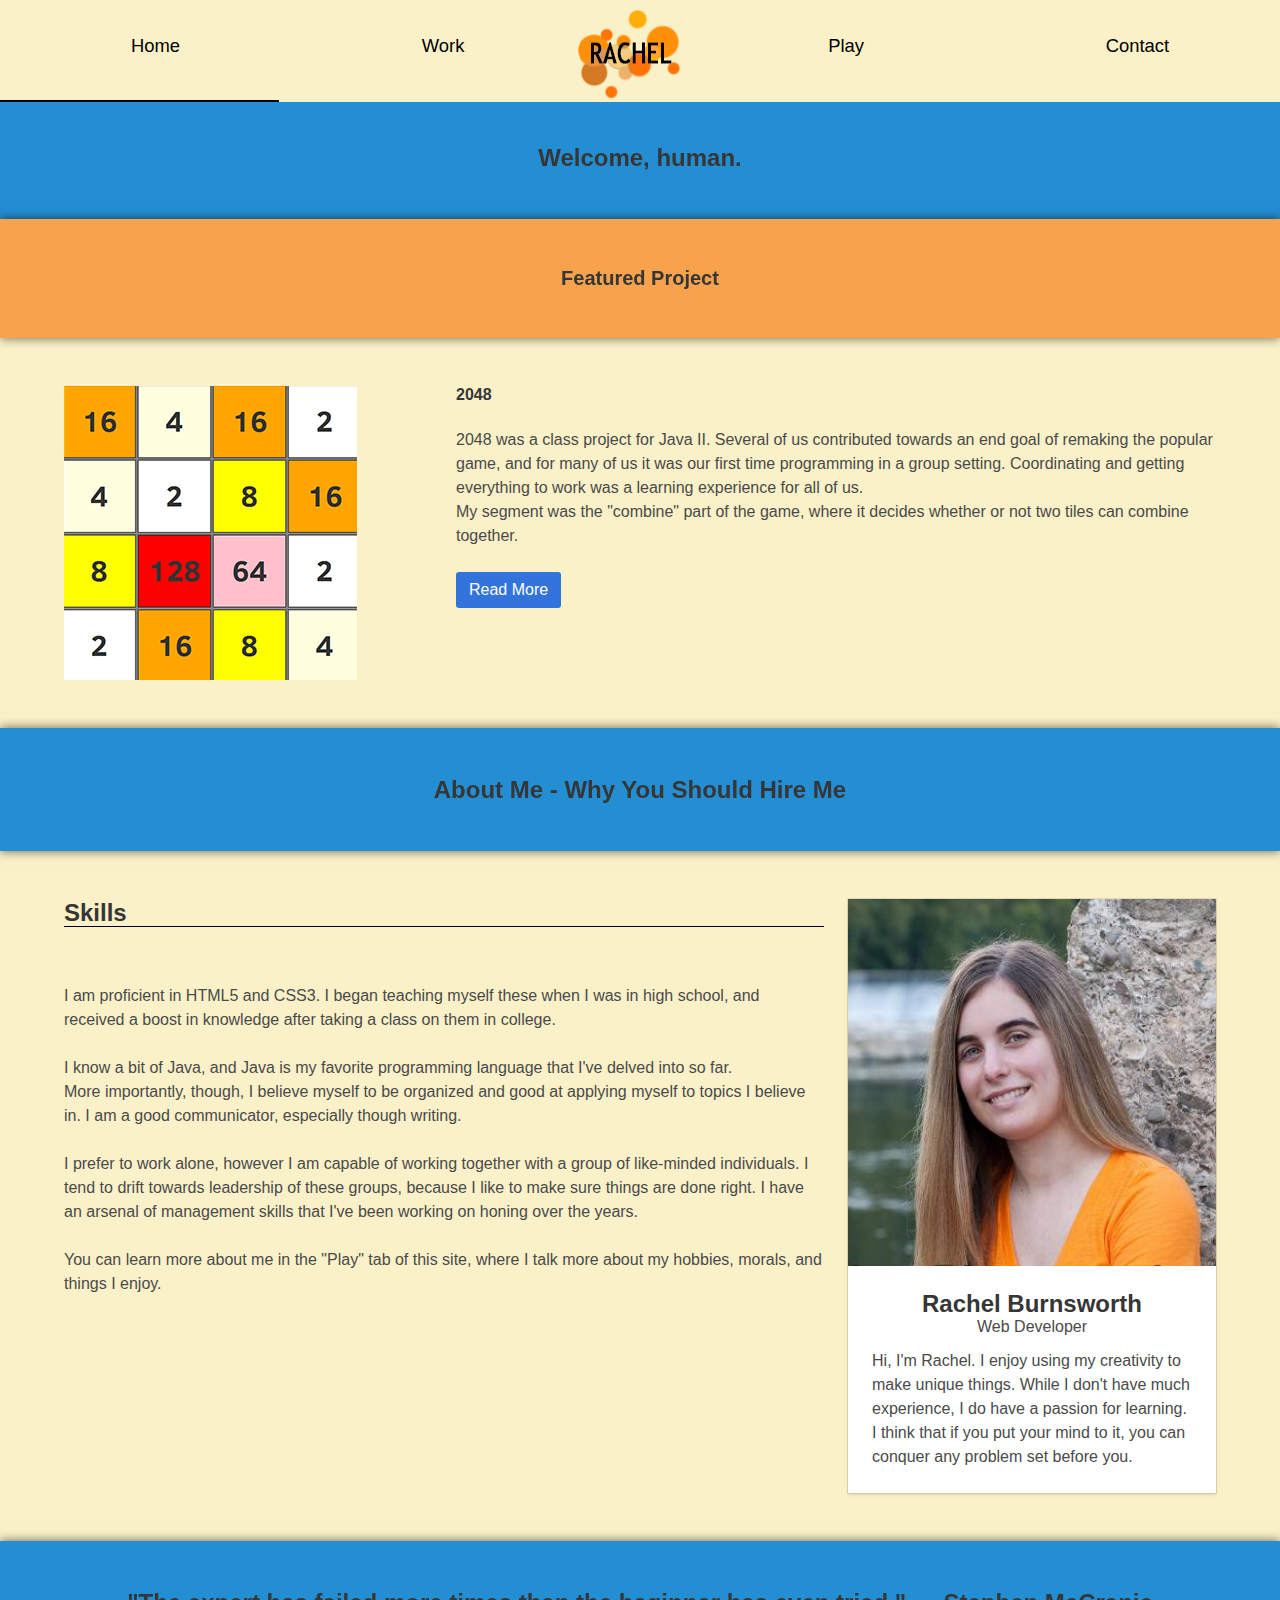
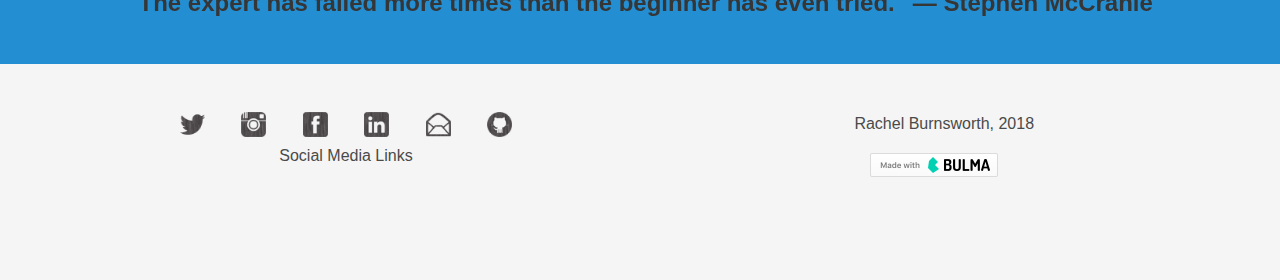
<file: index.html>
<!doctype html>
<html lang="en">
<head>
<meta charset="UTF-8">
<meta name="viewport" content="width=device-width, initial-scale=1">
<link rel="stylesheet" href="bulma.css">
<link rel="shortcut icon" href="assets/icon.png">
<link rel="stylesheet" href="https://use.fontawesome.com/releases/v5.0.10/css/all.css" integrity="sha384-+d0P83n9kaQMCwj8F4RJB66tzIwOKmrdb46+porD/OvrJ+37WqIM7UoBtwHO6Nlg" crossorigin="anonymous">
<title>Rachel | Home</title>
</head>

<body class="page-layout">
<!-- nav -->
	<section class="section">
		<nav class="level navbar is-fixed-top is-mobile">
		  <p class="level-item has-text-centered">
			<a class="link is-info" href="index.html">
				<span class="icon is-medium">
					<i class="fas fa-home"></i>
				</span>Home</a>
		  </p>
		  <p class="level-item has-text-centered">
			<a class="link is-info" href="work.html">
				<span class="icon is-medium">
					<i class="fas fa-code-branch"></i>
				</span>Work</a>
		  </p>
		  <a href="index.html"><p class="level-item has-text-centered">
			<img src="assets/logo.png">
		  </p></a>
		  <p class="level-item has-text-centered">
			<a class="link is-info" href="play.html">
				<span class="icon is-medium">
					<i class="fas fa-gamepad"></i>
				</span>Play</a>
		  </p>
		  <p class="level-item has-text-centered">
			<a class="link is-info" href="contact.html">
				<span class="icon is-medium">
					<i class="far fa-address-book"></i>
				</span>Contact</a>
		  </p>
		
		</nav>
	</section>
<!-- welcome splash -->
	<section class="section headersplash">
		<div class="container has-text-centered">
			<h3 class="fadeinup title is-4">Welcome, human.</h3>
		</div>
	</section>
<!-- most recent project -->
<section class="section headersplash" style="background-color: #f7a24c">
<div class="container has-text-centered">
<h3 class="fadeinup title is-5">Featured Project</h3>
</div>
</section>
	<section class="section">
		<div class="container">
			<div class="columns">
				<div class="column is-one-third">
				
					<img src="assets/2048.png" class="card-image">
				</div>
				<div class="column highlight-full">
					
						<h3 class="title is-6">2048</h3>
					<p>2048 was a class project for Java II. Several of us contributed towards an end goal of remaking the popular game, and for many of us it was our first time programming in a group setting. Coordinating and getting everything to work was a learning experience for all of us.</p>
					<p>My segment was the "combine" part of the game, where it decides whether or not two tiles can combine together. </p><br>
					<a class="button is-link" href="work.html">Read More</a>
				</div>
			</div>
		</div>
	</section>
<!-- about me splash -->
	<section class="section headersplash">
		<div class="container has-text-centered">
			<h3 class="fadeinup title is-4">About Me - Why You Should Hire Me</h3>
		</div>
	</section>
<!-- info card & skills -->
	<section class="section">
	<div class="container">
		<div class="columns">
			<div class="column highlight-full">
				<h2 style="border-bottom: 1px solid black" class="title is-4">Skills</h2>
				<span class="icon is-medium">
					<i class="fab fa-html5" style="font-size: 50px; color: orange; margin: 0 20px 0 20px;"></i>
				</span>
				<span class="icon is-medium" style="margin: 0 20px 0 20px;">
					<i class="fab fa-css3-alt" style="font-size: 50px; color: blue;"></i>
				</span>	
				<span class="icon is-medium">
					<i class="fab fa-java" style="font-size: 50px; color: crimson;"></i>
				</span>	
				<p>I am proficient in HTML5 and CSS3. I began teaching myself these when I was in high school, and received a boost in knowledge after taking a class on them in college.</p> <br>
				<p>I know a bit of Java, and Java is my favorite programming language that I've delved into so far.</p>
				<p>More importantly, though, I believe myself to be organized and good at applying myself to topics I believe in. I am a good communicator, especially though writing.</p> <br>
				<p>I prefer to work alone, however I am capable of working together with a group of like-minded individuals. I tend to drift towards leadership of these groups, because I like to make sure things are done right. I have an arsenal of management skills that I've been working on honing over the years.</p><br>
				<p>You can learn more about me in the "Play" tab of this site, where I talk more about my hobbies, morals, and things I enjoy.</p>

			</div>
			<div class="column is-one-third">
				<div class="card">
				  <div class="card-image">
				    <figure class="image is-1by1">
				      <img src="assets/photo.png" alt="Photo of Rachel">
				    </figure>
				  </div>
				  <div class="card-content">
				    <div class="media">
				      <div class="media-content">
				        <p class="title is-4 has-text-centered">Rachel Burnsworth</p>
				        <p class="subtitle is-6 has-text-centered">Web Developer</p>
				      </div>
				    </div>

				    <div class="content">
				      <p>Hi, I'm Rachel. I enjoy using my creativity to make unique things. While I don't have much experience, I do have a passion for learning. I think that if you put your mind to it, you can conquer any problem set before you.</p>
				      
				    </div>
				  </div>
				</div>
			</div>
			
		</div>
		</div>
	</section>
<!-- quote splash -->
		<section class="section headersplash">
		<div class="container has-text-centered">
			<h3 class="fadeinup title is-4">"The expert has failed more times than the beginner has even tried." ― Stephen McCranie</h3>
		</div>
	</section>
<!-- footer -->
	<footer class="footer">
		<div class="container">
			<div class="content has-text-centered columns">
				<div class="column is-half">
					<div id="socialicons" style="display: inline;">
						<li class="socialicon"><a href="http://twitter.com/rachilver"><img src="assets/twitter-32.png"></a></li>
						<li class="socialicon"><a href="http://instagram.com/rachilver"><img src="assets/instagram-32.png"></a></li>
						<li class="socialicon"><a href="https://www.facebook.com/profile.php?id=100012812177992"><img src="assets/facebook-3-32.png"></a></li>
						<li class="socialicon"><a href="http://linkedin.com/in/rachelburnsworth"><img src="assets/linkedin-3-32.png"></a></li>
						<li class="socialicon"><a href="mailto:rachel.livelife25@gmail.com"><img src="assets/email-32.png"></a></li>
						<li class="socialicon"><a href="https://github.com/silverex"><img src="assets/github-9-32.png"></a></li>
					</div>
					<p>Social Media Links</p>
				</div>
				<div class="column">
					<p><span class="icon is-small">
					<i class="far fa-copyright"></i>
				</span> Rachel Burnsworth, 2018</p>
					
					<a href="https://bulma.io">
					<img src="assets/made-with-bulma.png" width="128" height="24">
					</a>
					
				</div>
			</div>
		</div>
	</footer>
</body>
</html>
</file>
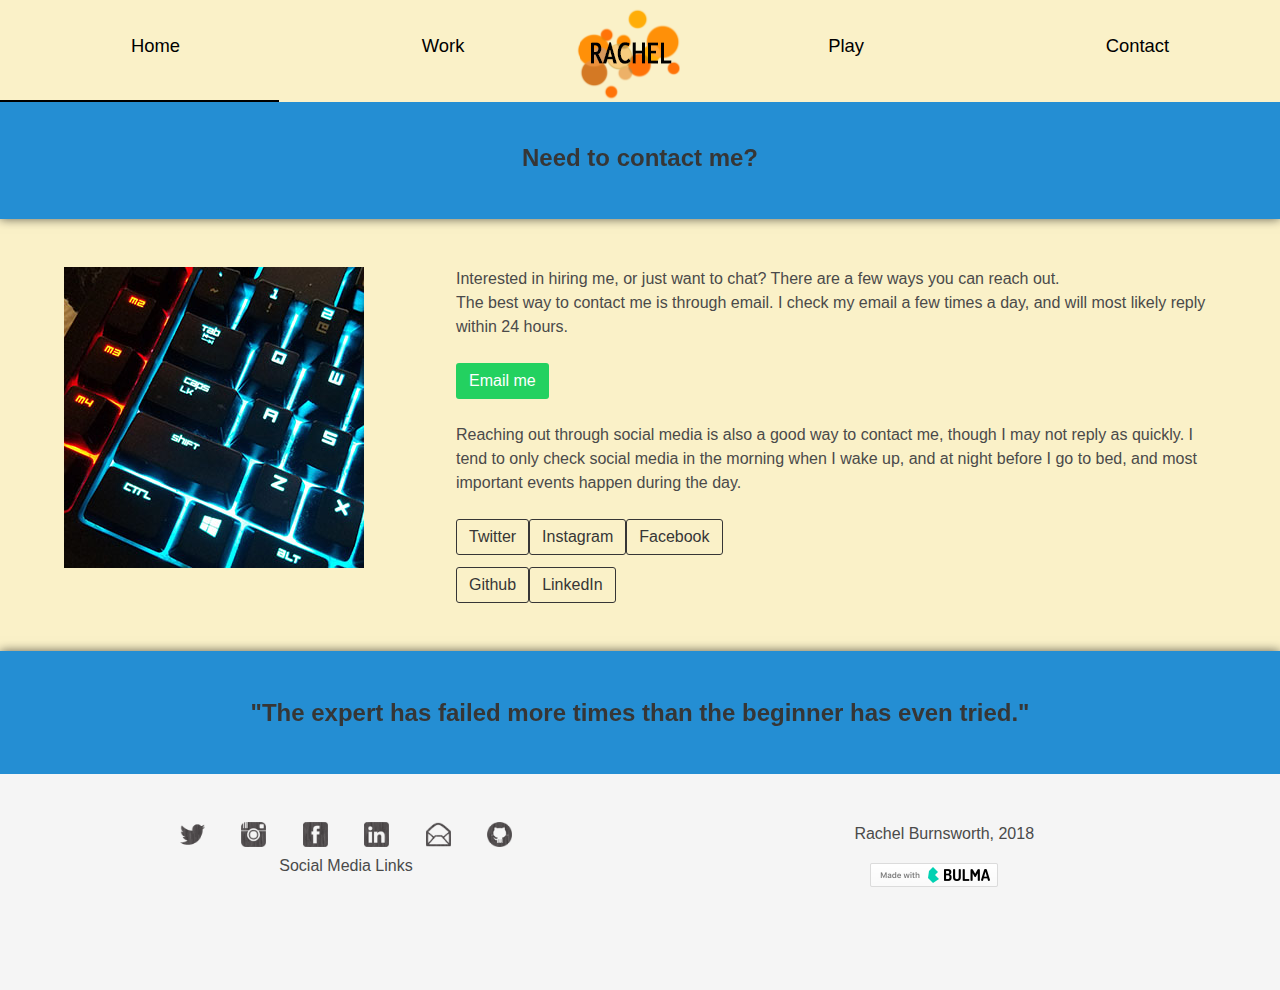
<file: contact.html>
<!doctype html>
<html lang="en">
<head>
<meta charset="UTF-8">
<meta name="viewport" content="width=device-width, initial-scale=1">
<link rel="stylesheet" href="bulma.css">
<link rel="shortcut icon" href="assets/icon.png">
<link rel="stylesheet" href="https://use.fontawesome.com/releases/v5.0.10/css/all.css" integrity="sha384-+d0P83n9kaQMCwj8F4RJB66tzIwOKmrdb46+porD/OvrJ+37WqIM7UoBtwHO6Nlg" crossorigin="anonymous">
<title>Rachel | Contact</title>
</head>

<body class="page-layout">
<!-- nav -->
	<section class="section">
		<nav class="level navbar is-fixed-top is-mobile">
		  <p class="level-item has-text-centered">
			<a class="link is-info" href="index.html">
				<span class="icon is-medium">
					<i class="fas fa-home"></i>
				</span>Home</a>
		  </p>
		  <p class="level-item has-text-centered">
			<a class="link is-info" href="work.html">
				<span class="icon is-medium">
					<i class="fas fa-code-branch"></i>
				</span>Work</a>
		  </p>
		  <a href="index.html"><p class="level-item has-text-centered">
			<img src="assets/logo.png">
		  </p></a>
		  <p class="level-item has-text-centered">
			<a class="link is-info" href="play.html">
				<span class="icon is-medium">
					<i class="fas fa-gamepad"></i>
				</span>Play</a>
		  </p>
		  <p class="level-item has-text-centered">
			<a class="link is-info" href="contact.html">
				<span class="icon is-medium">
					<i class="far fa-address-book"></i>
				</span>Contact</a>
		  </p>
		</nav>
	</section>
<!-- welcome splash -->
	<section class="section headersplash">
		<div class="container has-text-centered">
			<h3 class="fadeinup title is-4">Need to contact me?</h3>
		</div>
	</section>
<!-- most recent project -->
	<section class="section">
		<div class="container">
			<div class="columns">
				<div class="column is-one-third">
					<img src="assets/contact.jpg">
				</div>
				<div class="column highlight-full">
					<p>Interested in hiring me, or just want to chat? There are a few ways you can reach out.</p>
				
					<p>The best way to contact me is through email. I check my email a few times a day, and will most likely reply within 24 hours.</p><br>
					<a class="button is-success" href="mailto:rachel.livelife25@gmail.com">Email me</a><br><br>

					<p>Reaching out through social media is also a good way to contact me, though I may not reply as quickly. I tend to only check social media in the morning when I wake up, and at night before I go to bed, and most important events happen during the day.</p><br>

					<div class="field has-addons">
					
					<a class="button is-dark is-outlined is-addon" href="http://twitter.com/rachilver">Twitter</a>
					<a class="button is-dark is-outlined is-addon" href="http://instagram.com/rachilver">Instagram</a>
					<a class="button is-dark is-outlined is-addon" href="https://www.facebook.com/profile.php?id=100012812177992">Facebook</a>
				

					</div>
					<div class="field has-addons">
					<a class="button is-dark is-outlined is-addon" href="https://github.com/silverex">Github</a>
					<a class="button is-dark is-outlined is-addon" href="http://linkedin.com/in/rachelburnsworth">LinkedIn</a>
					</div>
				
					
				</div>
			</div>
		</div>
	</section>

<!-- quote splash -->
		<section class="section headersplash">
		<div class="container has-text-centered">
			<h3 class="fadeinup title is-4">"The expert has failed more times than the beginner has even tried."</h3>
		</div>
	</section>
<!-- footer -->
	<footer class="footer">
		<div class="container">
			<div class="content has-text-centered columns">
				<div class="column is-half">
					<div id="socialicons" style="display: inline;">
						<li class="socialicon"><a href="http://twitter.com/rachilver"><img src="assets/twitter-32.png"></a></li>
						<li class="socialicon"><a href="http://instagram.com/rachilver"><img src="assets/instagram-32.png"></a></li>
						<li class="socialicon"><a href="https://www.facebook.com/profile.php?id=100012812177992"><img src="assets/facebook-3-32.png"></a></li>
						<li class="socialicon"><a href="http://linkedin.com/in/rachelburnsworth"><img src="assets/linkedin-3-32.png"></a></li>
						<li class="socialicon"><a href="mailto:rachel.livelife25@gmail.com"><img src="assets/email-32.png"></a></li>
						<li class="socialicon"><a href="https://github.com/silverex"><img src="assets/github-9-32.png"></a></li>
					</div>
					<p>Social Media Links</p>
				</div>
				<div class="column">
					<p><span class="icon is-small">
					<i class="far fa-copyright"></i>
				</span> Rachel Burnsworth, 2018</p>
					
					<a href="https://bulma.io">
					<img src="assets/made-with-bulma.png" width="128" height="24">
					</a>
					
				</div>
			</div>
		</div>
	</footer>
</body>
</html>
</file>
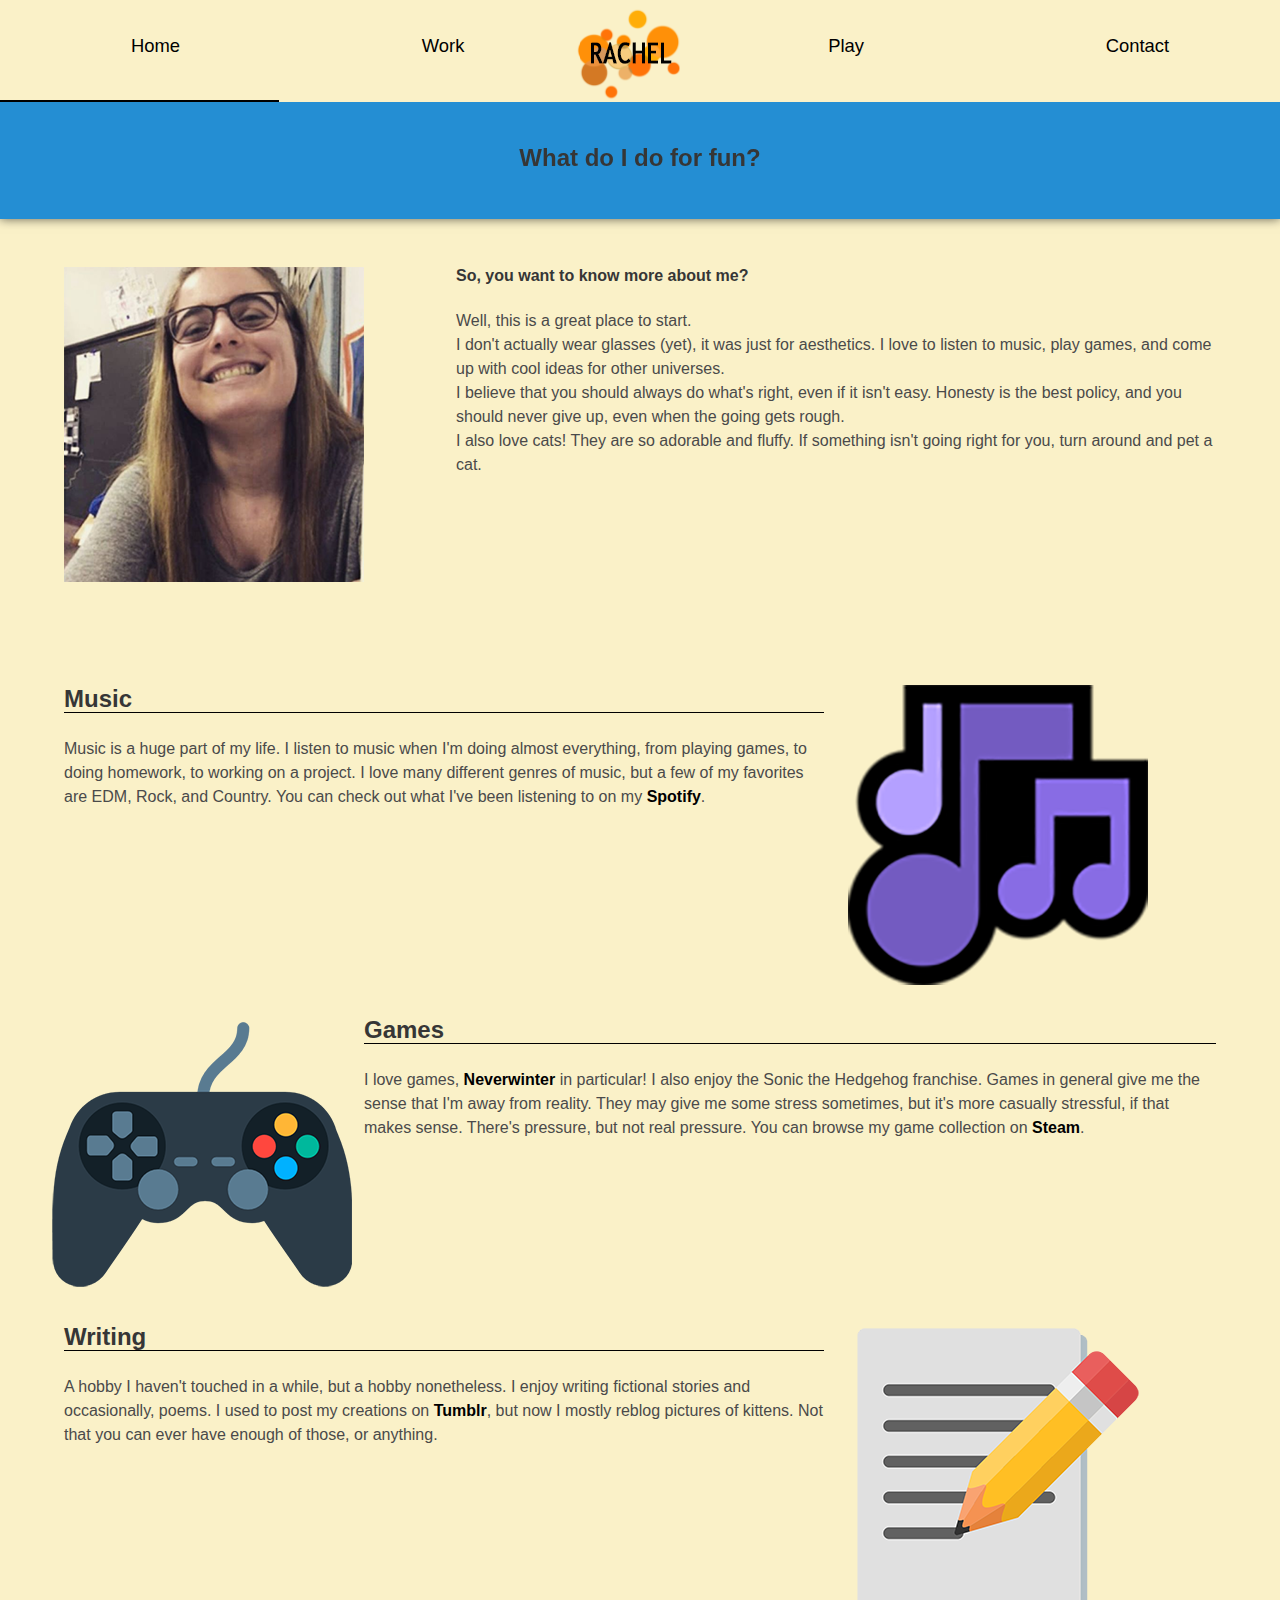
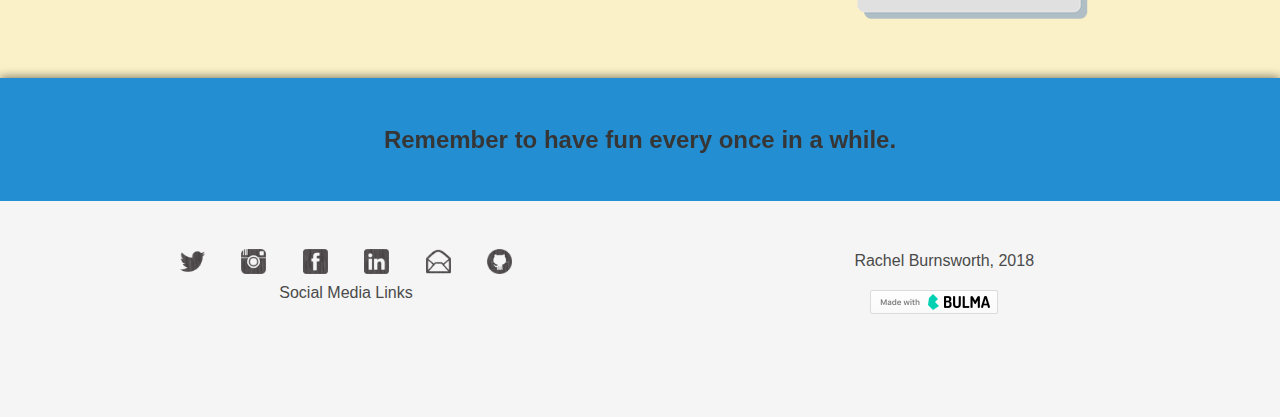
<file: play.html>
<!doctype html>
<html lang="en">
<head>
<meta charset="UTF-8">
<meta name="viewport" content="width=device-width, initial-scale=1">
<link rel="stylesheet" href="bulma.css">
<link rel="shortcut icon" href="assets/icon.png">
<link rel="stylesheet" href="https://use.fontawesome.com/releases/v5.0.10/css/all.css" integrity="sha384-+d0P83n9kaQMCwj8F4RJB66tzIwOKmrdb46+porD/OvrJ+37WqIM7UoBtwHO6Nlg" crossorigin="anonymous">
<title>Rachel | Play</title>
</head>

<body class="page-layout">
<!-- nav -->
	<section class="section">
		<nav class="level navbar is-fixed-top is-mobile">
		  <p class="level-item has-text-centered">
			<a class="link is-info" href="index.html">
				<span class="icon is-medium">
					<i class="fas fa-home"></i>
				</span>Home</a>
		  </p>
		  <p class="level-item has-text-centered">
			<a class="link is-info" href="work.html">
				<span class="icon is-medium">
					<i class="fas fa-code-branch"></i>
				</span>Work</a>
		  </p>
		  <a href="index.html"><p class="level-item has-text-centered">
			<img src="assets/logo.png">
		  </p></a>
		  <p class="level-item has-text-centered">
			<a class="link is-info" href="play.html">
				<span class="icon is-medium">
					<i class="fas fa-gamepad"></i>
				</span>Play</a>
		  </p>
		  <p class="level-item has-text-centered">
			<a class="link is-info" href="contact.html">
				<span class="icon is-medium">
					<i class="far fa-address-book"></i>
				</span>Contact</a>
		  </p>
		</nav>
	</section>
<!-- welcome splash -->
	<section class="section headersplash">
		<div class="container has-text-centered">
			<h3 class="fadeinup title is-4">What do I do for fun?</h3>
		</div>
	</section>
<!-- sections -->
	<section class="section">
		<div class="container">
			<div class="columns">
				<div class="column is-one-third">
					<img src="assets/aboutmepic.png">
				</div>
				<div class="column highlight-full">
					<h3 class="title is-6">So, you want to know more about me?</h3>
					<p>Well, this is a great place to start.</p>
					<p>I don't actually wear glasses (yet), it was just for aesthetics. I love to listen to music, play games, and come up with cool ideas for other universes.</p>
					<p>I believe that you should always do what's right, even if it isn't easy.  Honesty is the best policy, and you should never give up, even when the going gets rough.</p>
					<p>I also love cats! They are so adorable and fluffy. If something isn't going right for you, turn around and pet a cat.</p>
				</div>
			</div>
		</div>
	</section>
<!-- info card & skills -->
	<section class="section">
	<div class="container">
		<div class="columns">
			<div class="column highlight-full">
				<h2 style="border-bottom: 1px solid black" class="title is-4">Music</h2>
				<p>Music is a huge part of my life. I listen to music when I'm doing almost everything, from playing games, to doing homework, to working on a project.
				I love many different genres of music, but a few of my favorites are EDM, Rock, and Country.
				You can check out what I've been listening to on my <a href="https://open.spotify.com/user/silver.ink"><span style="font-weight: bold">Spotify</span></a>.</p>
			</div>
			<div class="column is-one-third">
			  <div class="card-image">
				  <img src="assets/musicnote.png" class="playimages">
				  </div>
			</div>

		</div>
		<div class="columns">
<!-- games -->
			<div class="card-image">
				
				  <img src="assets/games.png" class="playimages">

			  </div>
			
	    
				
			
			<div class="column highlight-full">
				<h2 style="border-bottom: 1px solid black" class="title is-4">Games</h2>
				<p>I love games, <a href="https://www.arcgames.com/en/games/neverwinter"><span style="font-weight: bold">Neverwinter</span></a> in particular! I also enjoy the Sonic the Hedgehog franchise.
				Games in general give me the sense that I'm away from reality. They may give me some stress sometimes, but it's more casually stressful, if that makes sense. There's pressure, but not real pressure.

				You can browse my game collection on <a href="http://steamcommunity.com/id/silvershadow97/"><span style="font-weight: bold">Steam</span></a>.</p>
			</div>
			</div>
		
			
		
		<div class="columns">
<!-- writing -->
			<div class="column highlight-full">
				<h2 style="border-bottom: 1px solid black" class="title is-4">Writing</h2>
				<p>A hobby I haven't touched in a while, but a hobby nonetheless. I enjoy writing fictional stories and occasionally, poems.

				I used to post my creations on <a href="http://silverpoems.tumblr.com/"><span style="font-weight: bold">Tumblr</span></a>, but now I mostly reblog pictures of kittens. Not that you can ever have enough of those, or anything.</p>
			</div>
			<div class="column is-one-third">
		  	<div class="card-image">
				  <img src="assets/writing.png" class="playimages">
				  </div>
			</div>
</div>
		</div>
		</div>
	</section>
<!-- quote splash -->
		<section class="section headersplash">
		<div class="container has-text-centered">
			<h3 class="fadeinup title is-4">Remember to have fun every once in a while.</h3>
		</div>
	</section>
<!-- footer -->
	<footer class="footer">
		<div class="container">
			<div class="content has-text-centered columns">
				<div class="column is-half">
					<div id="socialicons" style="display: inline;">
						<li class="socialicon"><a href="http://twitter.com/rachilver"><img src="assets/twitter-32.png"></a></li>
						<li class="socialicon"><a href="http://instagram.com/rachilver"><img src="assets/instagram-32.png"></a></li>
						<li class="socialicon"><a href="https://www.facebook.com/profile.php?id=100012812177992"><img src="assets/facebook-3-32.png"></a></li>
						<li class="socialicon"><a href="http://linkedin.com/in/rachelburnsworth"><img src="assets/linkedin-3-32.png"></a></li>
						<li class="socialicon"><a href="mailto:rachel.livelife25@gmail.com"><img src="assets/email-32.png"></a></li>
						<li class="socialicon"><a href="https://github.com/silverex"><img src="assets/github-9-32.png"></a></li>
					</div>
					<p>Social Media Links</p>
				</div>
				<div class="column">
					<p><span class="icon is-small">
					<i class="far fa-copyright"></i>
				</span> Rachel Burnsworth, 2018</p>
					
					<a href="https://bulma.io">
					<img src="assets/made-with-bulma.png" width="128" height="24">
					</a>
					
				</div>
			</div>
		</div>

	</footer>
</body>
</html>
</file>
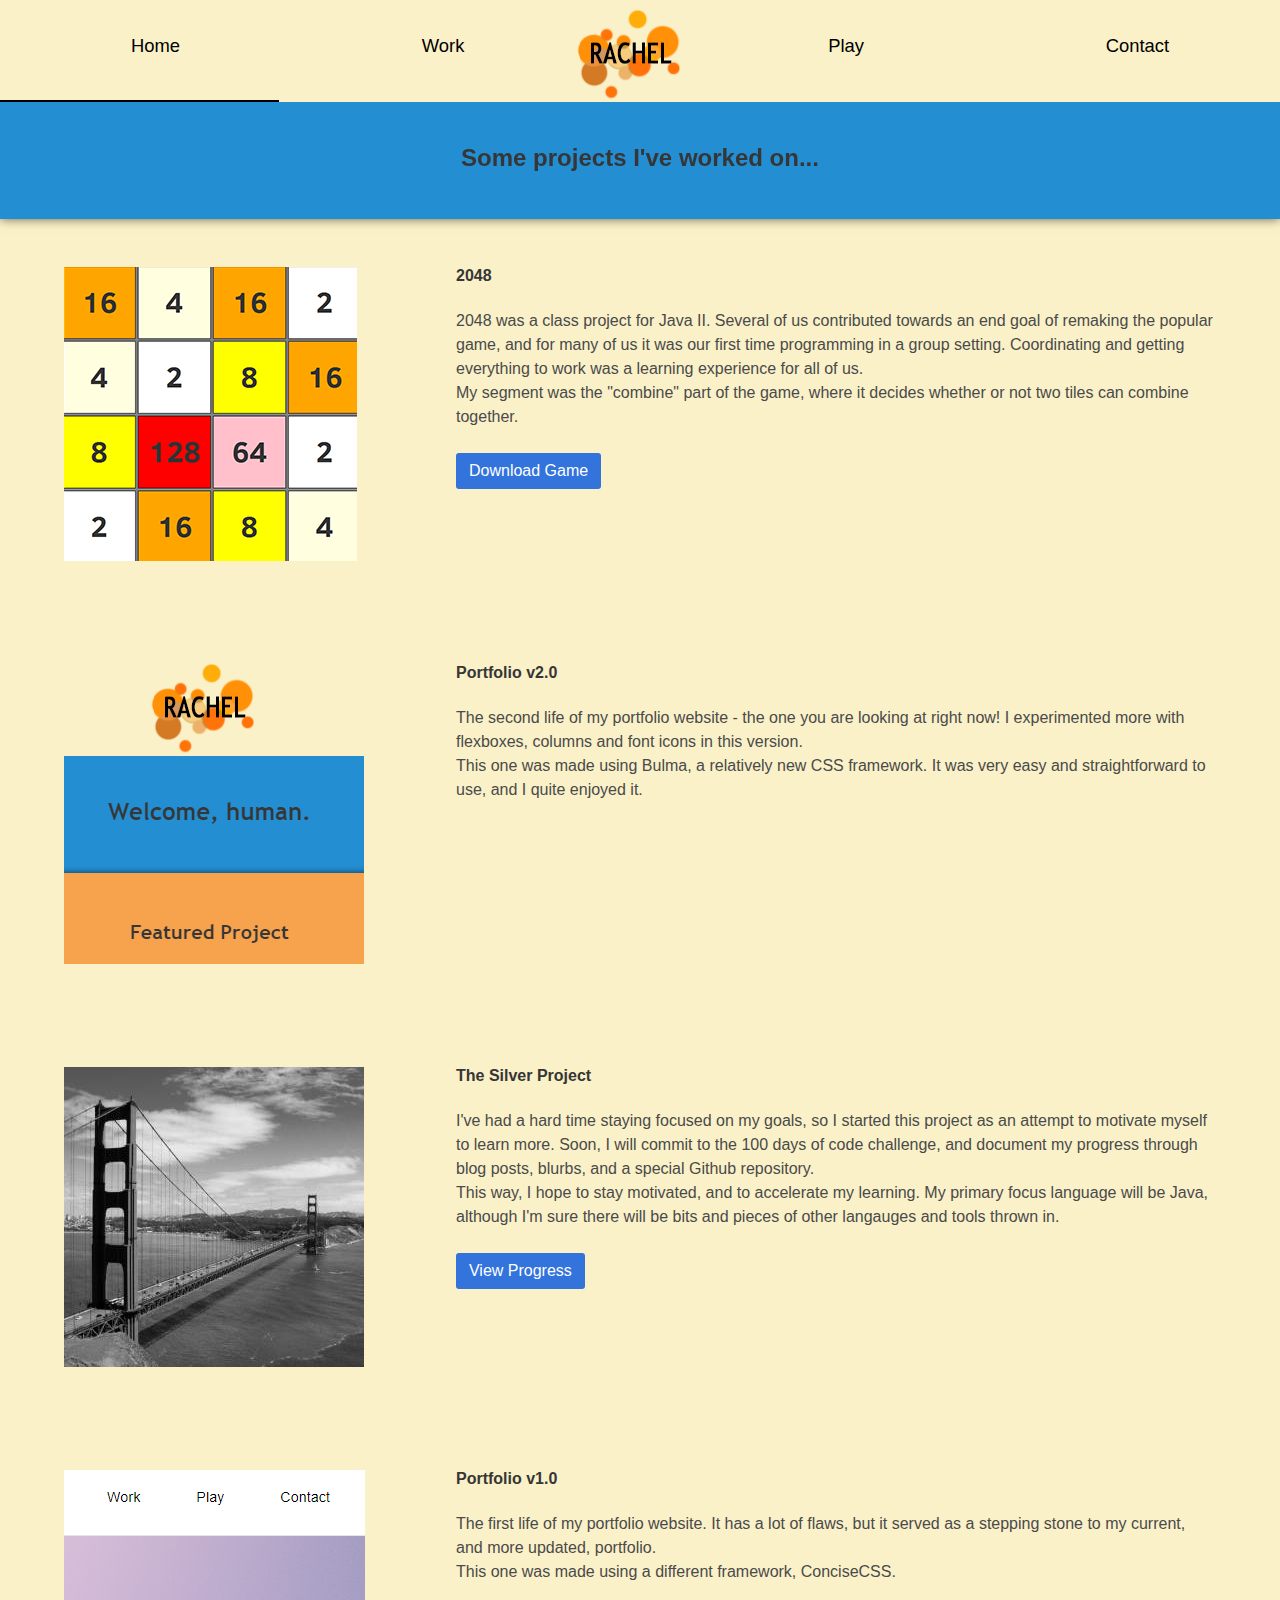
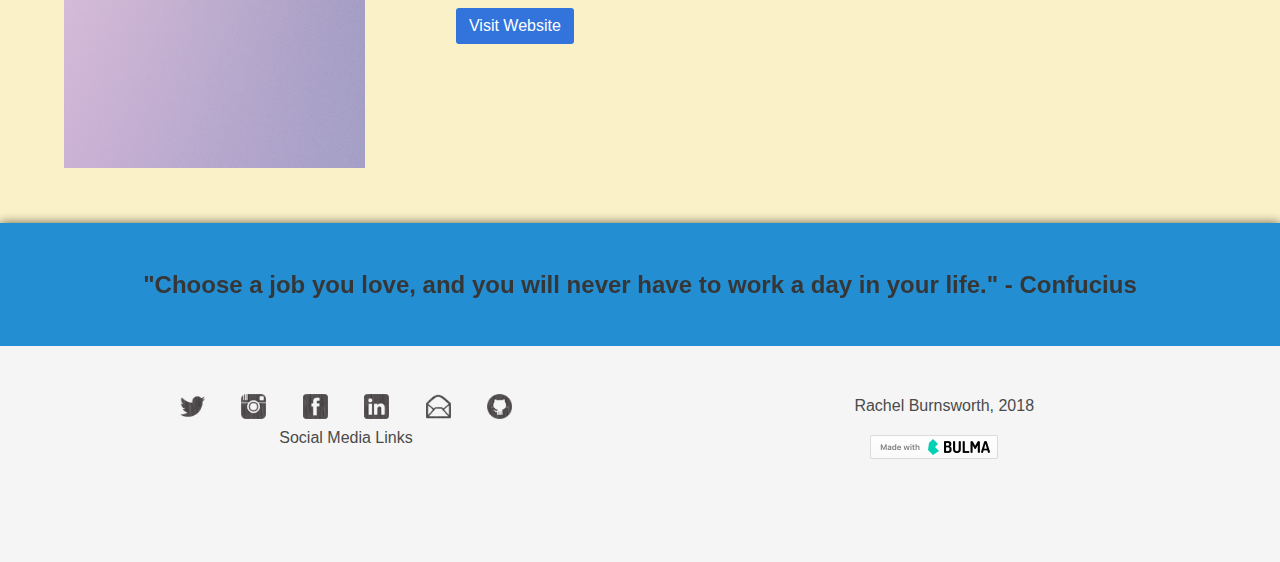
<file: work.html>
<!doctype html>
<html lang="en">
<head>
<meta charset="UTF-8">
<meta name="viewport" content="width=device-width, initial-scale=1">
<link rel="stylesheet" href="bulma.css">
<link rel="shortcut icon" href="assets/icon.png">
<link rel="stylesheet" href="https://use.fontawesome.com/releases/v5.0.10/css/all.css" integrity="sha384-+d0P83n9kaQMCwj8F4RJB66tzIwOKmrdb46+porD/OvrJ+37WqIM7UoBtwHO6Nlg" crossorigin="anonymous">
<title>Rachel | Work</title>
</head>

<body class="page-layout">
<!-- nav -->
	<section class="section">
		<nav class="level navbar is-fixed-top is-mobile">
		  <p class="level-item has-text-centered">
			<a class="link is-info" href="index.html">
				<span class="icon is-medium">
					<i class="fas fa-home"></i>
				</span>Home</a>
		  </p>
		  <p class="level-item has-text-centered">
			<a class="link is-info" href="work.html">
				<span class="icon is-medium">
					<i class="fas fa-code-branch"></i>
				</span>Work</a>
		  </p>
		  <a href="index.html"><p class="level-item has-text-centered">
			<img src="assets/logo.png">
		  </p></a>
		  <p class="level-item has-text-centered">
			<a class="link is-info" href="play.html">
				<span class="icon is-medium">
					<i class="fas fa-gamepad"></i>
				</span>Play</a>
		  </p>
		  <p class="level-item has-text-centered">
			<a class="link is-info" href="contact.html">
				<span class="icon is-medium">
					<i class="far fa-address-book"></i>
				</span>Contact</a>
		  </p>
		</nav>
	</section>
<!-- welcome splash -->
	<section class="section headersplash">
		<div class="container has-text-centered">
			<h3 class="fadeinup title is-4">Some projects I've worked on...</h3>
		</div>
	</section>
<!-- most recent projects -->
	<section class="section">
		<div class="container">
			<div class="columns">
				<div class="column is-one-third">
					<img src="assets/2048.png">
				</div>
				<div class="column highlight-full">
					<h3 class="title is-6">2048</h3>
					<p>2048 was a class project for Java II. Several of us contributed towards an end goal of remaking the popular game, and for many of us it was our first time programming in a group setting. Coordinating and getting everything to work was a learning experience for all of us.</p>
					<p>My segment was the "combine" part of the game, where it decides whether or not two tiles can combine together. </p><br>
					<a class="button is-link" href="https://www.dropbox.com/s/dk2ncxkp5h6sas7/TwentyFortyEight_v0.3.zip?dl=0">Download Game</a>
				</div>
			</div>
		</div>
	</section>
		<section class="section">
		<div class="container">
			<div class="columns">
				<div class="column is-one-third">
					<img src="assets/newport.png">
				</div>
				<div class="column highlight-full">
					<h3 class="title is-6">Portfolio v2.0</h3>
					<p>The second life of my portfolio website - the one you are looking at right now! I experimented more with flexboxes, columns and font icons in this version.</p>
					<p>This one was made using Bulma, a relatively new CSS framework. It was very easy and straightforward to use, and I quite enjoyed it.</p><br>
					
				</div>
			</div>
		</div>
	</section>
	<section class="section">
		<div class="container">
			<div class="columns">
				<div class="column is-one-third">
					<img src="assets/projectfeature.jpg">
				</div>
				<div class="column highlight-full">
					<h3 class="title is-6">The Silver Project</h3>
					<p>I've had a hard time staying focused on my goals, so I started this project as an attempt to motivate myself to learn more. Soon, I will commit to the 100 days of code challenge, and document my progress through blog posts, blurbs, and a special Github repository.</p>
					<p>This way, I hope to stay motivated, and to accelerate my learning. My primary focus language will be Java, although I'm sure there will be bits and pieces of other langauges and tools thrown in.</p><br>
					<a class="button is-link" href="https://github.com/silverex/the-silver-project">View Progress</a>
				</div>
			</div>
		</div>
	</section>
		<section class="section">
		<div class="container">
			<div class="columns">
				<div class="column is-one-third">
					<img src="assets/oldport.png">
				</div>
				<div class="column highlight-full">
					<h3 class="title is-6">Portfolio v1.0</h3>
					<p>The first life of my portfolio website. It has a lot of flaws, but it served as a stepping stone to my current, and more updated, portfolio.</p>
					<p>This one was made using a different framework, ConciseCSS.</p><br>
					<a class="button is-link" href="https://silverex.github.io">Visit Website</a>
				</div>
			</div>
		</div>
	</section>
<!-- about me splash -->

<!-- info card & skills -->

<!-- quote splash -->
		<section class="section headersplash">
		<div class="container has-text-centered">
			<h3 class="fadeinup title is-4">"Choose a job you love, and you will never have to work a day in your life." - Confucius</h3>
		</div>
	</section>
<!-- footer -->
	<footer class="footer">
		<div class="container">
			<div class="content has-text-centered columns">
				<div class="column is-half">
					<div id="socialicons" style="display: inline;">
						<li class="socialicon"><a href="http://twitter.com/rachilver"><img src="assets/twitter-32.png"></a></li>
						<li class="socialicon"><a href="http://instagram.com/rachilver"><img src="assets/instagram-32.png"></a></li>
						<li class="socialicon"><a href="https://www.facebook.com/profile.php?id=100012812177992"><img src="assets/facebook-3-32.png"></a></li>
						<li class="socialicon"><a href="http://linkedin.com/in/rachelburnsworth"><img src="assets/linkedin-3-32.png"></a></li>
						<li class="socialicon"><a href="mailto:rachel.livelife25@gmail.com"><img src="assets/email-32.png"></a></li>
						<li class="socialicon"><a href="https://github.com/silverex"><img src="assets/github-9-32.png"></a></li>
					</div>
					<p>Social Media Links</p>
				</div>
				<div class="column">
					<p><span class="icon is-small">
					<i class="far fa-copyright"></i>
				</span> Rachel Burnsworth, 2018</p>
					
					<a href="https://bulma.io">
					<img src="assets/made-with-bulma.png" width="128" height="24">
					</a>
					
				</div>
			</div>
		</div>
	</footer>
</body>
</html>
</file>
